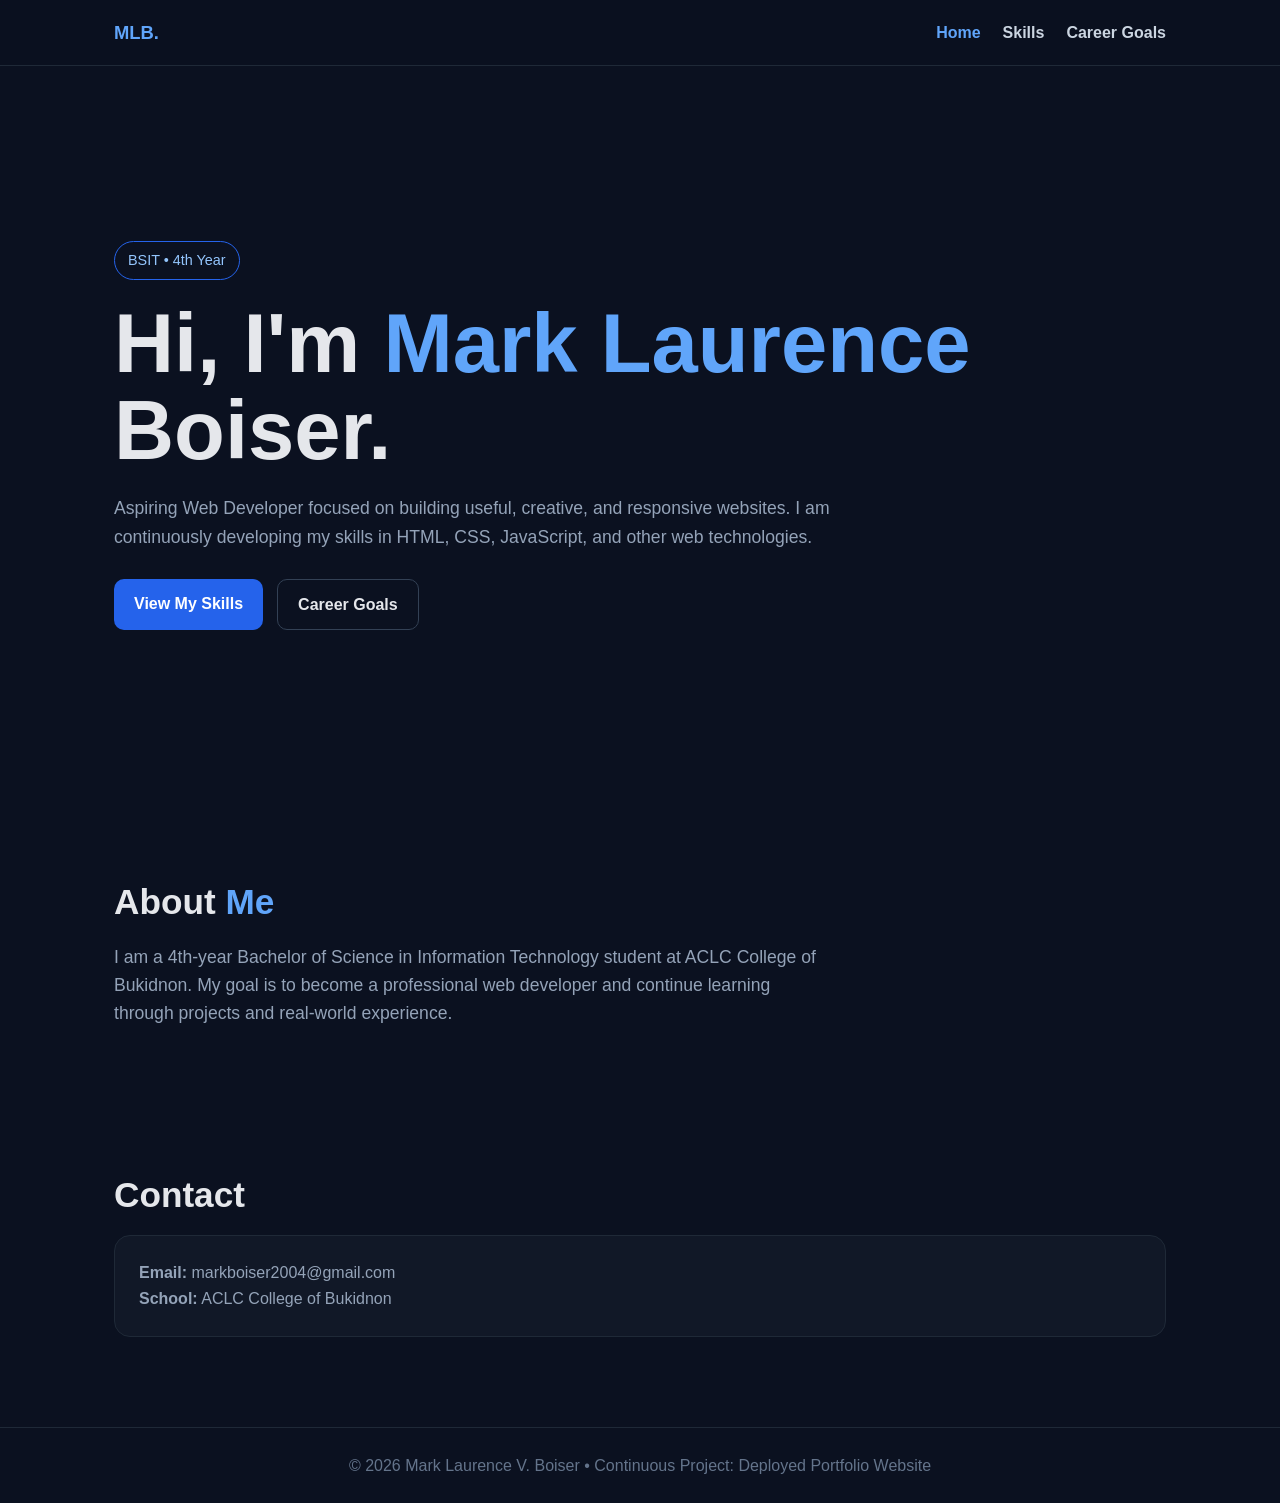
<file: index.html>
<!DOCTYPE html>
<html lang="en"><head><meta charset="UTF-8"><meta name="viewport" content="width=device-width,initial-scale=1.0"><title>Mark Laurence V. Boiser | Portfolio</title><link rel="stylesheet" href="style.css"></head>
<body><nav><div class="nav-wrap"><a class="logo" href="index.html">MLB.</a><ul><li><a class="active" href="index.html">Home</a></li><li><a href="skills.html">Skills</a></li><li><a href="career.html">Career Goals</a></li></ul></div></nav>
<main><section class="hero container"><div><div class="badge">BSIT • 4th Year</div><h1>Hi, I'm <span>Mark Laurence</span> Boiser.</h1><p class="lead">Aspiring Web Developer focused on building useful, creative, and responsive websites. I am continuously developing my skills in HTML, CSS, JavaScript, and other web technologies.</p><div class="buttons"><a class="btn primary" href="skills.html">View My Skills</a><a class="btn secondary" href="career.html">Career Goals</a></div></div></section>
<section class="container"><h2>About <span>Me</span></h2><p class="lead">I am a 4th-year Bachelor of Science in Information Technology student at ACLC College of Bukidnon. My goal is to become a professional web developer and continue learning through projects and real-world experience.</p></section>
<section class="container"><h2>Contact</h2><div class="card"><p><strong>Email:</strong> markboiser2004@gmail.com</p><p><strong>School:</strong> ACLC College of Bukidnon</p></div></section></main><footer>© 2026 Mark Laurence V. Boiser • Continuous Project: Deployed Portfolio Website</footer></body></html>
</file>
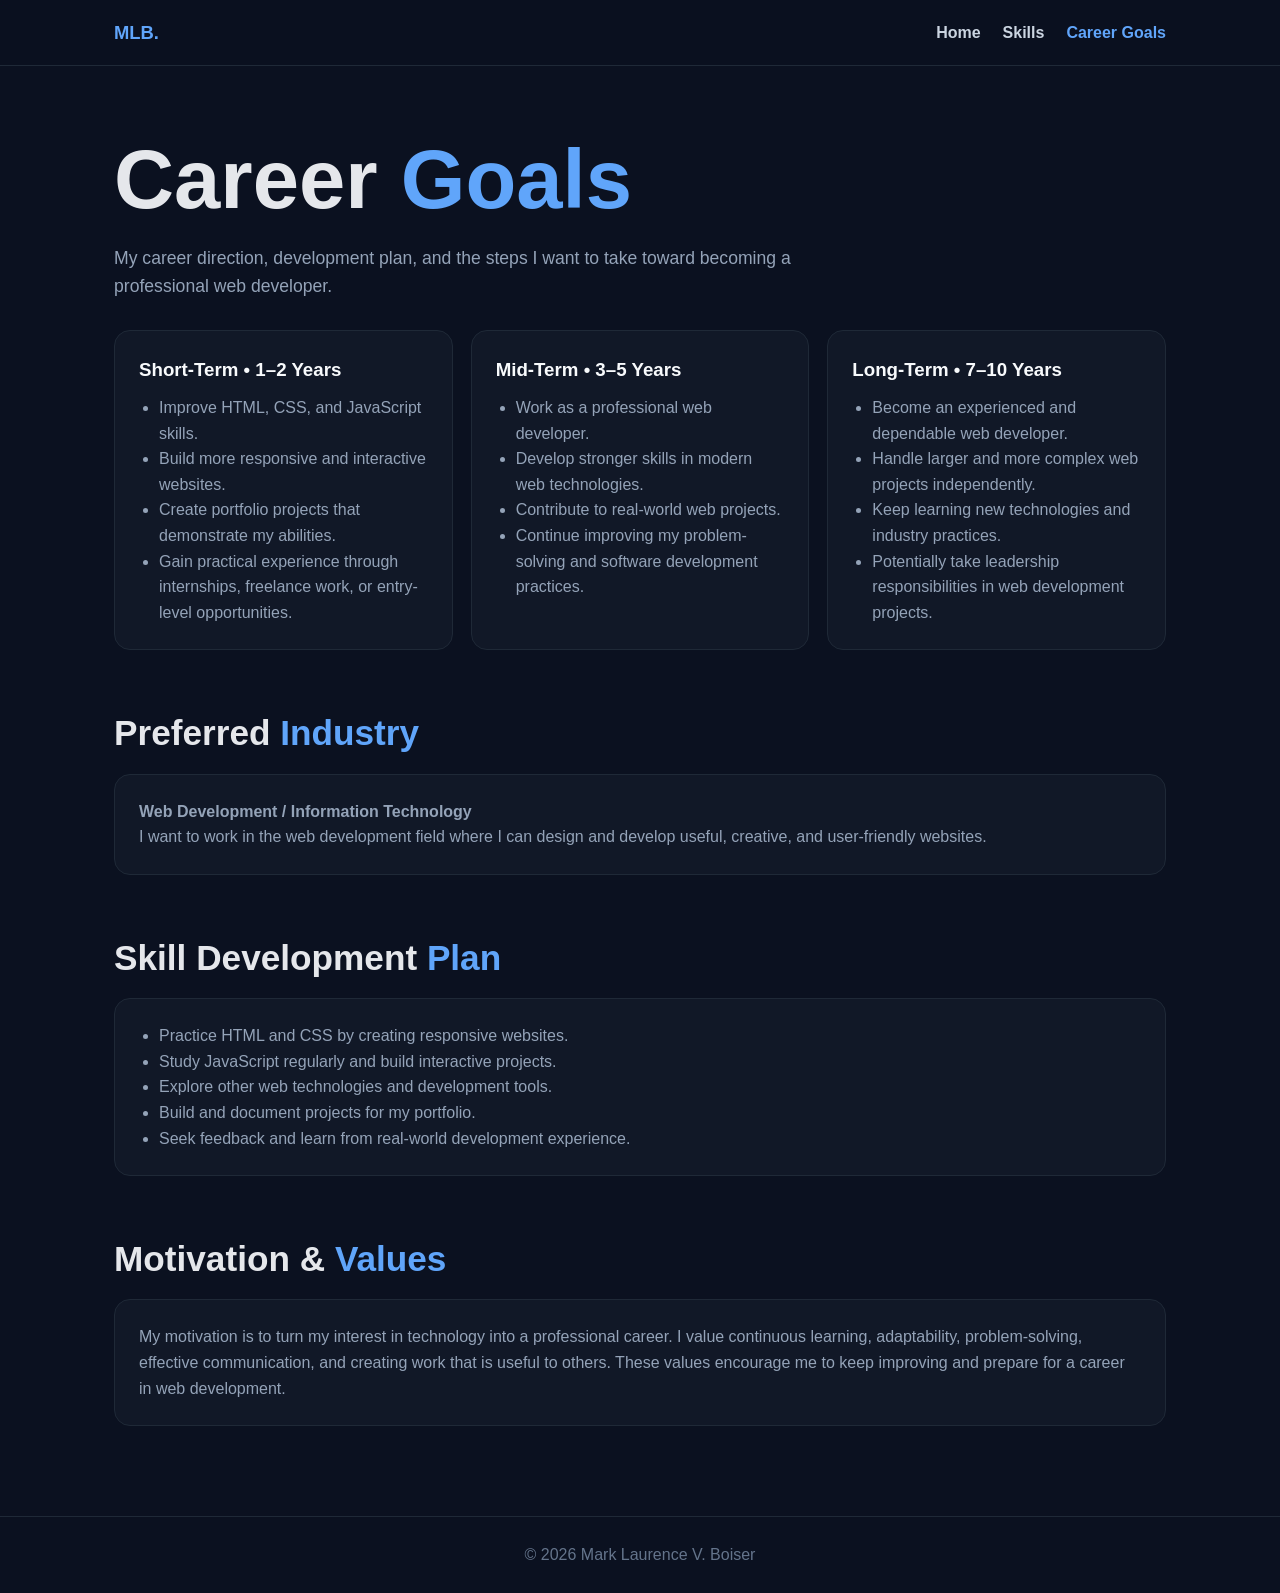
<file: career.html>
<!DOCTYPE html>
<html lang="en"><head><meta charset="UTF-8"><meta name="viewport" content="width=device-width,initial-scale=1.0"><title>Career Goals | Mark Laurence V. Boiser</title><link rel="stylesheet" href="style.css"></head>
<body><nav><div class="nav-wrap"><a class="logo" href="index.html">MLB.</a><ul><li><a href="index.html">Home</a></li><li><a href="skills.html">Skills</a></li><li><a class="active" href="career.html">Career Goals</a></li></ul></div></nav>
<main class="container"><h1>Career <span>Goals</span></h1><p class="lead">My career direction, development plan, and the steps I want to take toward becoming a professional web developer.</p>
<div class="grid">
<div class="card"><h3>Short-Term • 1–2 Years</h3><ul><li>Improve HTML, CSS, and JavaScript skills.</li><li>Build more responsive and interactive websites.</li><li>Create portfolio projects that demonstrate my abilities.</li><li>Gain practical experience through internships, freelance work, or entry-level opportunities.</li></ul></div>
<div class="card"><h3>Mid-Term • 3–5 Years</h3><ul><li>Work as a professional web developer.</li><li>Develop stronger skills in modern web technologies.</li><li>Contribute to real-world web projects.</li><li>Continue improving my problem-solving and software development practices.</li></ul></div>
<div class="card"><h3>Long-Term • 7–10 Years</h3><ul><li>Become an experienced and dependable web developer.</li><li>Handle larger and more complex web projects independently.</li><li>Keep learning new technologies and industry practices.</li><li>Potentially take leadership responsibilities in web development projects.</li></ul></div>
</div>
<section style="margin-top:55px"><h2>Preferred <span>Industry</span></h2><div class="card"><p><strong>Web Development / Information Technology</strong></p><p>I want to work in the web development field where I can design and develop useful, creative, and user-friendly websites.</p></div></section>
<section style="margin-top:55px"><h2>Skill Development <span>Plan</span></h2><div class="card"><ul><li>Practice HTML and CSS by creating responsive websites.</li><li>Study JavaScript regularly and build interactive projects.</li><li>Explore other web technologies and development tools.</li><li>Build and document projects for my portfolio.</li><li>Seek feedback and learn from real-world development experience.</li></ul></div></section>
<section style="margin-top:55px"><h2>Motivation & <span>Values</span></h2><div class="card"><p>My motivation is to turn my interest in technology into a professional career. I value continuous learning, adaptability, problem-solving, effective communication, and creating work that is useful to others. These values encourage me to keep improving and prepare for a career in web development.</p></div></section>
</main><footer>© 2026 Mark Laurence V. Boiser</footer></body></html>
</file>
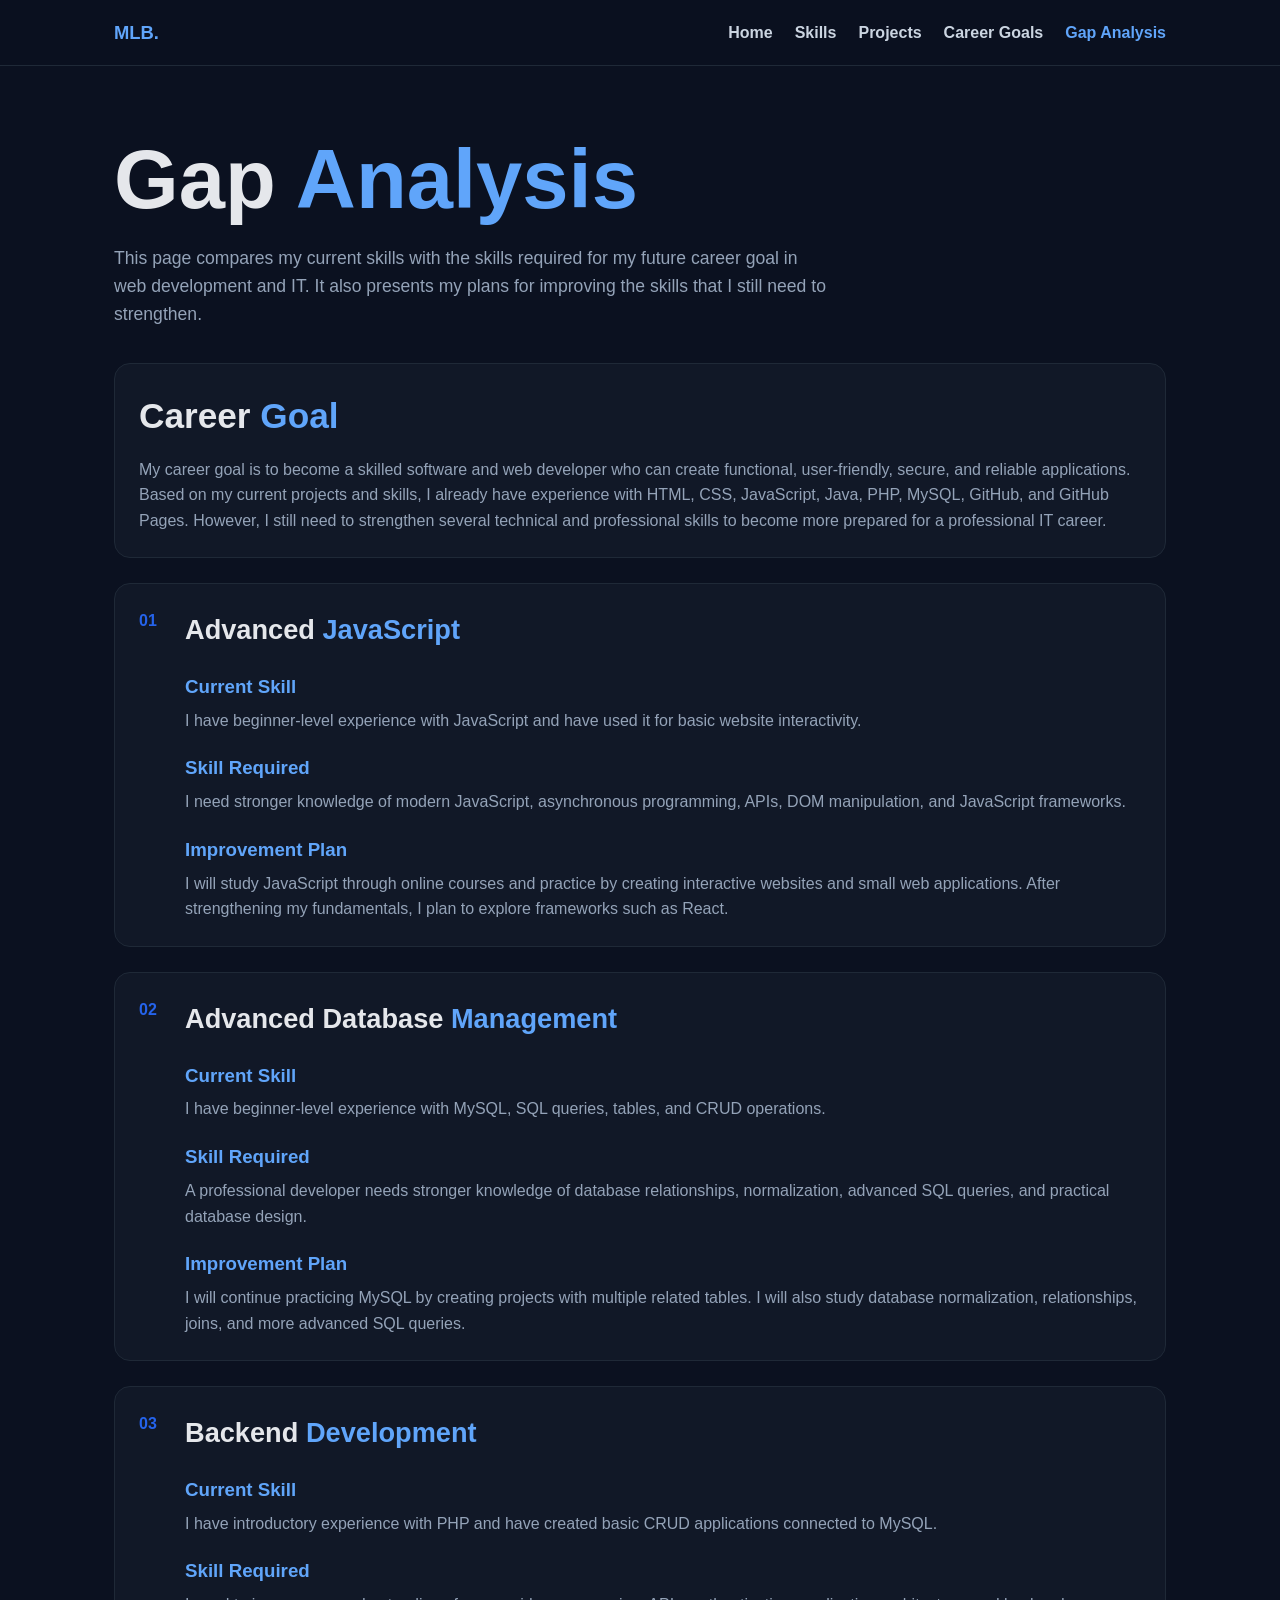
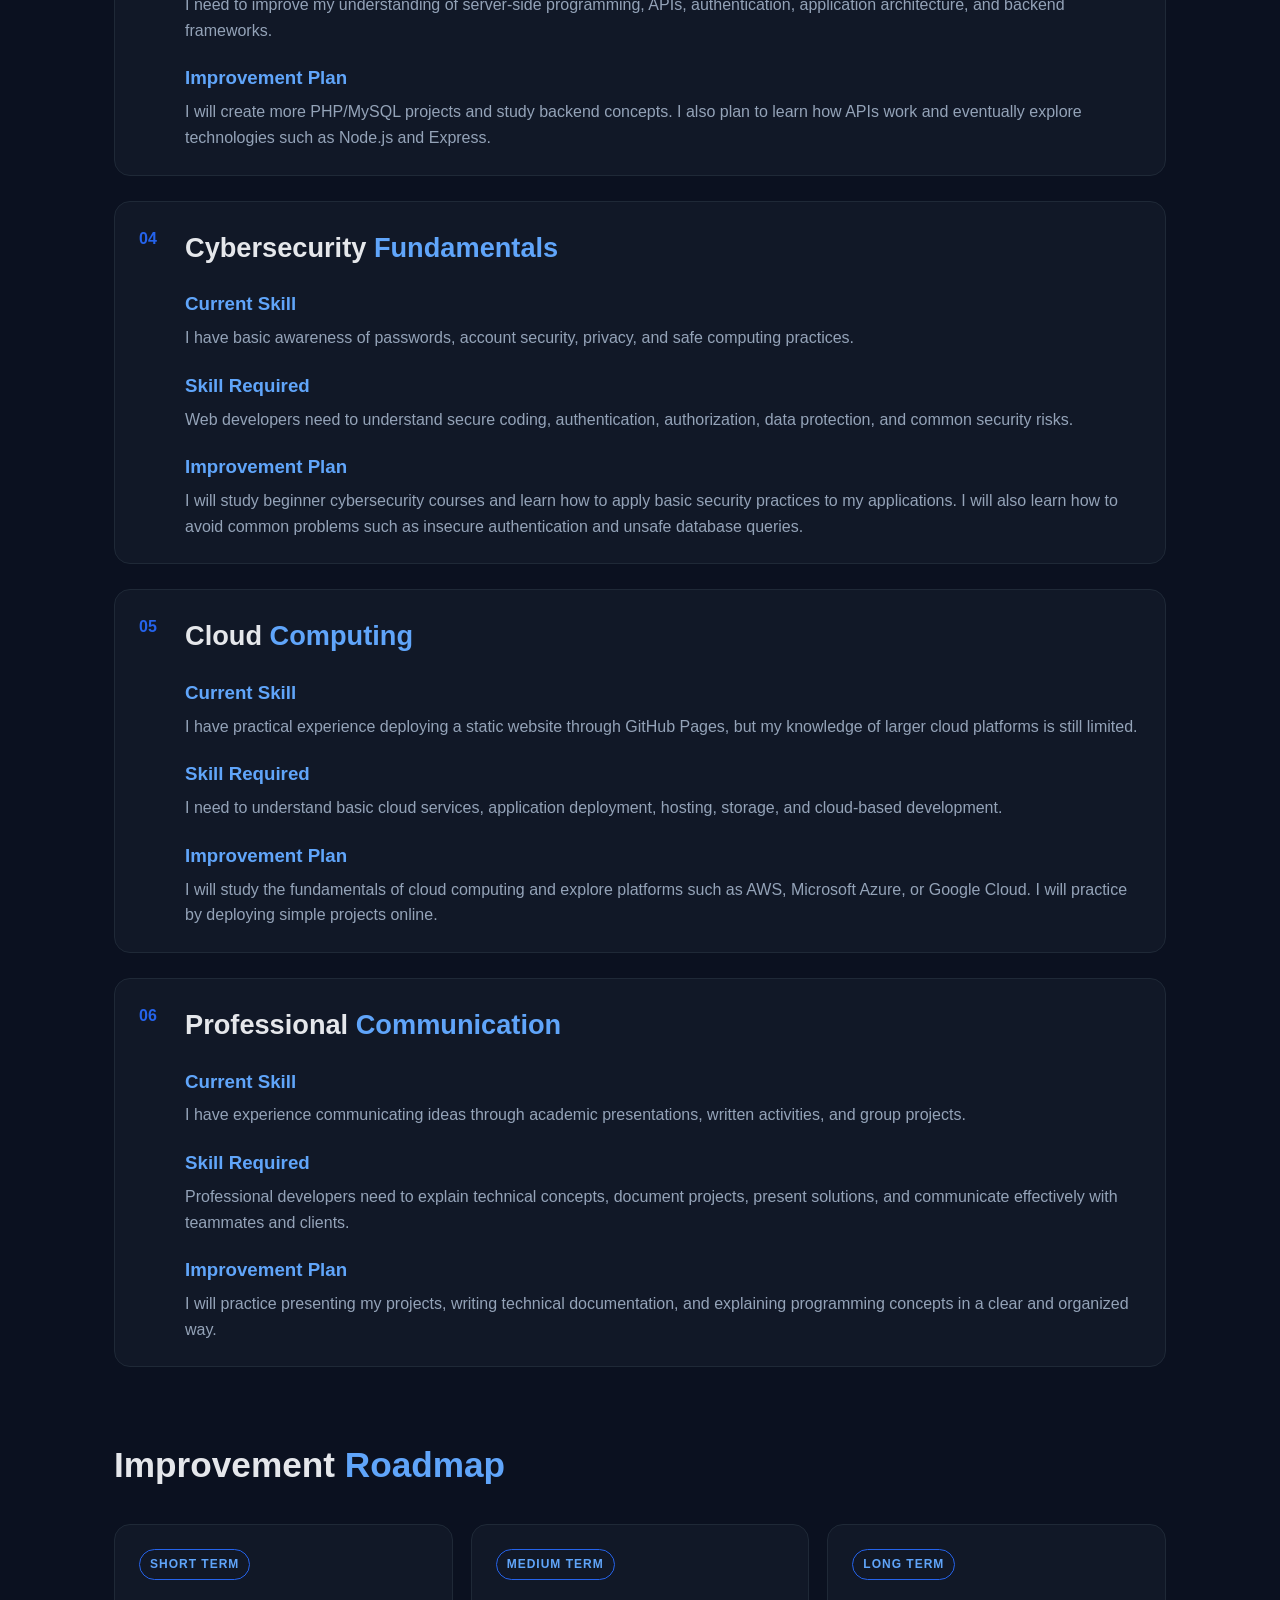
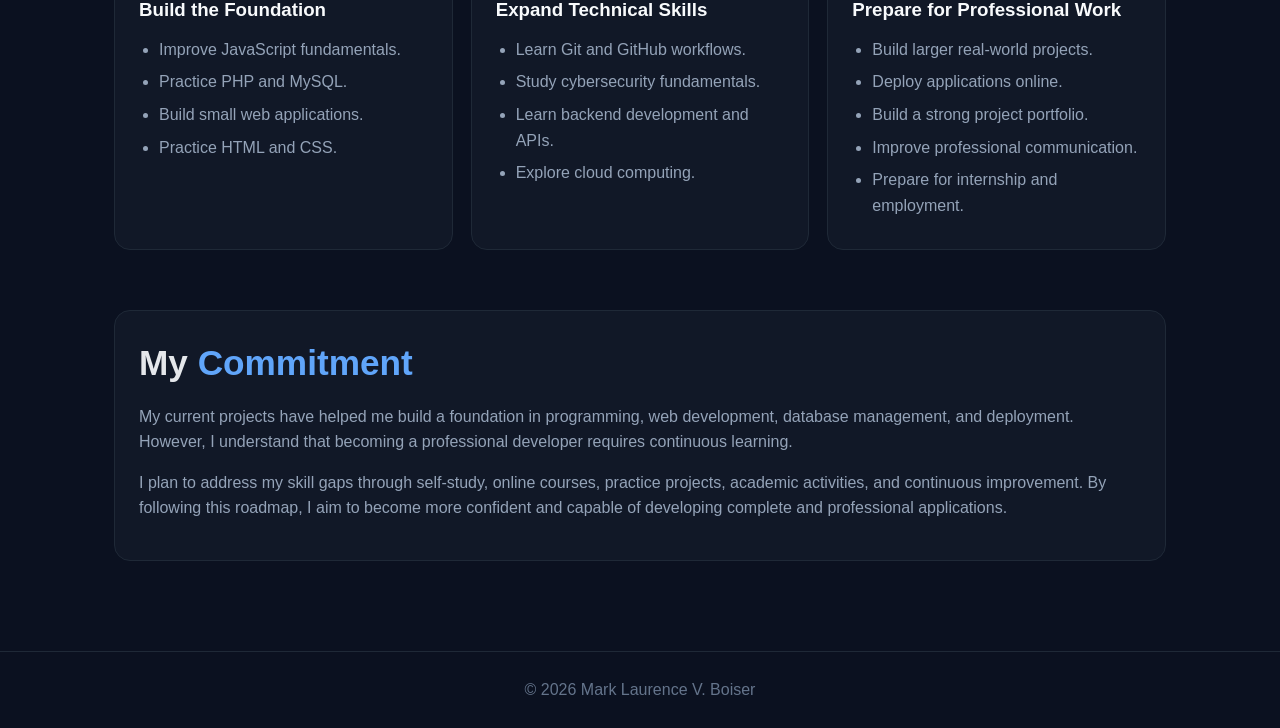
<file: gap-analysis.html>
<!DOCTYPE html>
<html lang="en">
<head>
  <meta charset="UTF-8">
  <meta name="viewport" content="width=device-width, initial-scale=1.0">
  <title>Gap Analysis | Mark Laurence V. Boiser</title>
  <link rel="stylesheet" href="style.css">
</head>

<body>

  <nav>
    <div class="nav-wrap">
      <a class="logo" href="index.html">MLB.</a>

      <ul>
        <li><a href="index.html">Home</a></li>
        <li><a href="skills.html">Skills</a></li>
        <li><a href="projects.html">Projects</a></li>
        <li><a href="career.html">Career Goals</a></li>
        <li><a class="active" href="gap-analysis.html">Gap Analysis</a></li>
      </ul>
    </div>
  </nav>


  <main class="container">

    <h1>Gap <span>Analysis</span></h1>

    <p class="lead">
      This page compares my current skills with the skills required for my
      future career goal in web development and IT. It also presents my
      plans for improving the skills that I still need to strengthen.
    </p>


    <!-- CAREER GOAL -->

    <section class="gap-intro">

      <div class="card">

        <h2>Career <span>Goal</span></h2>

        <p>
          My career goal is to become a skilled software and web developer
          who can create functional, user-friendly, secure, and reliable
          applications.
        </p>

        <p>
          Based on my current projects and skills, I already have experience
          with HTML, CSS, JavaScript, Java, PHP, MySQL, GitHub, and GitHub
          Pages. However, I still need to strengthen several technical and
          professional skills to become more prepared for a professional
          IT career.
        </p>

      </div>

    </section>


    <!-- GAP 1 -->

    <section class="gap-section">

      <div class="card gap-card">

        <div class="gap-number">01</div>

        <h2>Advanced <span>JavaScript</span></h2>

        <h3>Current Skill</h3>

        <p>
          I have beginner-level experience with JavaScript and have used it
          for basic website interactivity.
        </p>

        <h3>Skill Required</h3>

        <p>
          I need stronger knowledge of modern JavaScript, asynchronous
          programming, APIs, DOM manipulation, and JavaScript frameworks.
        </p>

        <h3>Improvement Plan</h3>

        <p>
          I will study JavaScript through online courses and practice by
          creating interactive websites and small web applications. After
          strengthening my fundamentals, I plan to explore frameworks such
          as React.
        </p>

      </div>

    </section>


    <!-- GAP 2 -->

    <section class="gap-section">

      <div class="card gap-card">

        <div class="gap-number">02</div>

        <h2>Advanced Database <span>Management</span></h2>

        <h3>Current Skill</h3>

        <p>
          I have beginner-level experience with MySQL, SQL queries, tables,
          and CRUD operations.
        </p>

        <h3>Skill Required</h3>

        <p>
          A professional developer needs stronger knowledge of database
          relationships, normalization, advanced SQL queries, and practical
          database design.
        </p>

        <h3>Improvement Plan</h3>

        <p>
          I will continue practicing MySQL by creating projects with
          multiple related tables. I will also study database normalization,
          relationships, joins, and more advanced SQL queries.
        </p>

      </div>

    </section>


    <!-- GAP 3 -->

    <section class="gap-section">

      <div class="card gap-card">

        <div class="gap-number">03</div>

        <h2>Backend <span>Development</span></h2>

        <h3>Current Skill</h3>

        <p>
          I have introductory experience with PHP and have created basic
          CRUD applications connected to MySQL.
        </p>

        <h3>Skill Required</h3>

        <p>
          I need to improve my understanding of server-side programming,
          APIs, authentication, application architecture, and backend
          frameworks.
        </p>

        <h3>Improvement Plan</h3>

        <p>
          I will create more PHP/MySQL projects and study backend concepts.
          I also plan to learn how APIs work and eventually explore
          technologies such as Node.js and Express.
        </p>

      </div>

    </section>


    <!-- GAP 4 -->

    <section class="gap-section">

      <div class="card gap-card">

        <div class="gap-number">04</div>

        <h2>Cybersecurity <span>Fundamentals</span></h2>

        <h3>Current Skill</h3>

        <p>
          I have basic awareness of passwords, account security, privacy,
          and safe computing practices.
        </p>

        <h3>Skill Required</h3>

        <p>
          Web developers need to understand secure coding, authentication,
          authorization, data protection, and common security risks.
        </p>

        <h3>Improvement Plan</h3>

        <p>
          I will study beginner cybersecurity courses and learn how to
          apply basic security practices to my applications. I will also
          learn how to avoid common problems such as insecure authentication
          and unsafe database queries.
        </p>

      </div>

    </section>


    <!-- GAP 5 -->

    <section class="gap-section">

      <div class="card gap-card">

        <div class="gap-number">05</div>

        <h2>Cloud <span>Computing</span></h2>

        <h3>Current Skill</h3>

        <p>
          I have practical experience deploying a static website through
          GitHub Pages, but my knowledge of larger cloud platforms is still
          limited.
        </p>

        <h3>Skill Required</h3>

        <p>
          I need to understand basic cloud services, application
          deployment, hosting, storage, and cloud-based development.
        </p>

        <h3>Improvement Plan</h3>

        <p>
          I will study the fundamentals of cloud computing and explore
          platforms such as AWS, Microsoft Azure, or Google Cloud. I will
          practice by deploying simple projects online.
        </p>

      </div>

    </section>


    <!-- GAP 6 -->

    <section class="gap-section">

      <div class="card gap-card">

        <div class="gap-number">06</div>

        <h2>Professional <span>Communication</span></h2>

        <h3>Current Skill</h3>

        <p>
          I have experience communicating ideas through academic
          presentations, written activities, and group projects.
        </p>

        <h3>Skill Required</h3>

        <p>
          Professional developers need to explain technical concepts,
          document projects, present solutions, and communicate effectively
          with teammates and clients.
        </p>

        <h3>Improvement Plan</h3>

        <p>
          I will practice presenting my projects, writing technical
          documentation, and explaining programming concepts in a clear and
          organized way.
        </p>

      </div>

    </section>


    <!-- ROADMAP -->

    <section class="roadmap">

      <h2>Improvement <span>Roadmap</span></h2>

      <div class="grid">

        <div class="card roadmap-card">

          <span class="roadmap-label">SHORT TERM</span>

          <h3>Build the Foundation</h3>

          <ul>
            <li>Improve JavaScript fundamentals.</li>
            <li>Practice PHP and MySQL.</li>
            <li>Build small web applications.</li>
            <li>Practice HTML and CSS.</li>
          </ul>

        </div>


        <div class="card roadmap-card">

          <span class="roadmap-label">MEDIUM TERM</span>

          <h3>Expand Technical Skills</h3>

          <ul>
            <li>Learn Git and GitHub workflows.</li>
            <li>Study cybersecurity fundamentals.</li>
            <li>Learn backend development and APIs.</li>
            <li>Explore cloud computing.</li>
          </ul>

        </div>


        <div class="card roadmap-card">

          <span class="roadmap-label">LONG TERM</span>

          <h3>Prepare for Professional Work</h3>

          <ul>
            <li>Build larger real-world projects.</li>
            <li>Deploy applications online.</li>
            <li>Build a strong project portfolio.</li>
            <li>Improve professional communication.</li>
            <li>Prepare for internship and employment.</li>
          </ul>

        </div>

      </div>

    </section>


    <!-- FINAL STATEMENT -->

    <section class="final-analysis">

      <div class="card">

        <h2>My <span>Commitment</span></h2>

        <p>
          My current projects have helped me build a foundation in
          programming, web development, database management, and deployment.
          However, I understand that becoming a professional developer
          requires continuous learning.
        </p>

        <p>
          I plan to address my skill gaps through self-study, online courses,
          practice projects, academic activities, and continuous improvement.
          By following this roadmap, I aim to become more confident and
          capable of developing complete and professional applications.
        </p>

      </div>

    </section>

  </main>


  <footer>
    © 2026 Mark Laurence V. Boiser
  </footer>

</body>
</html>
</file>
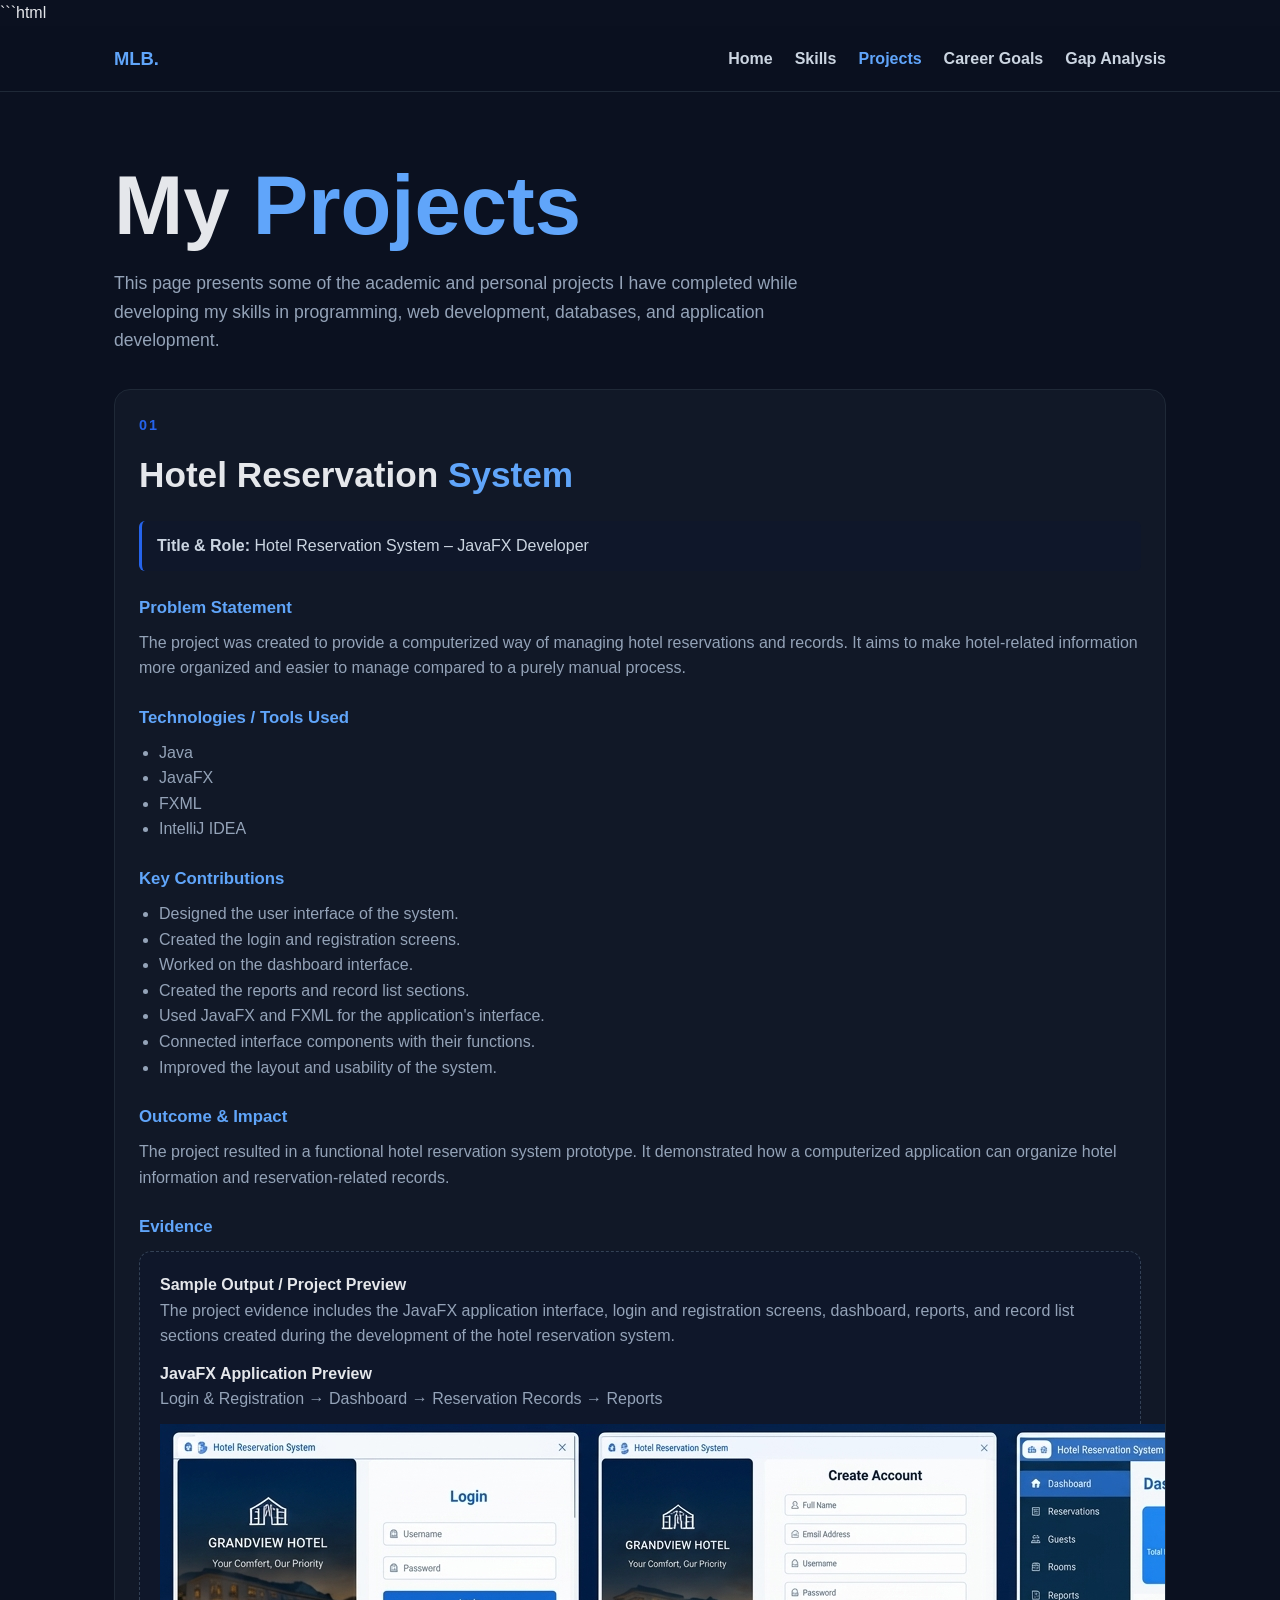
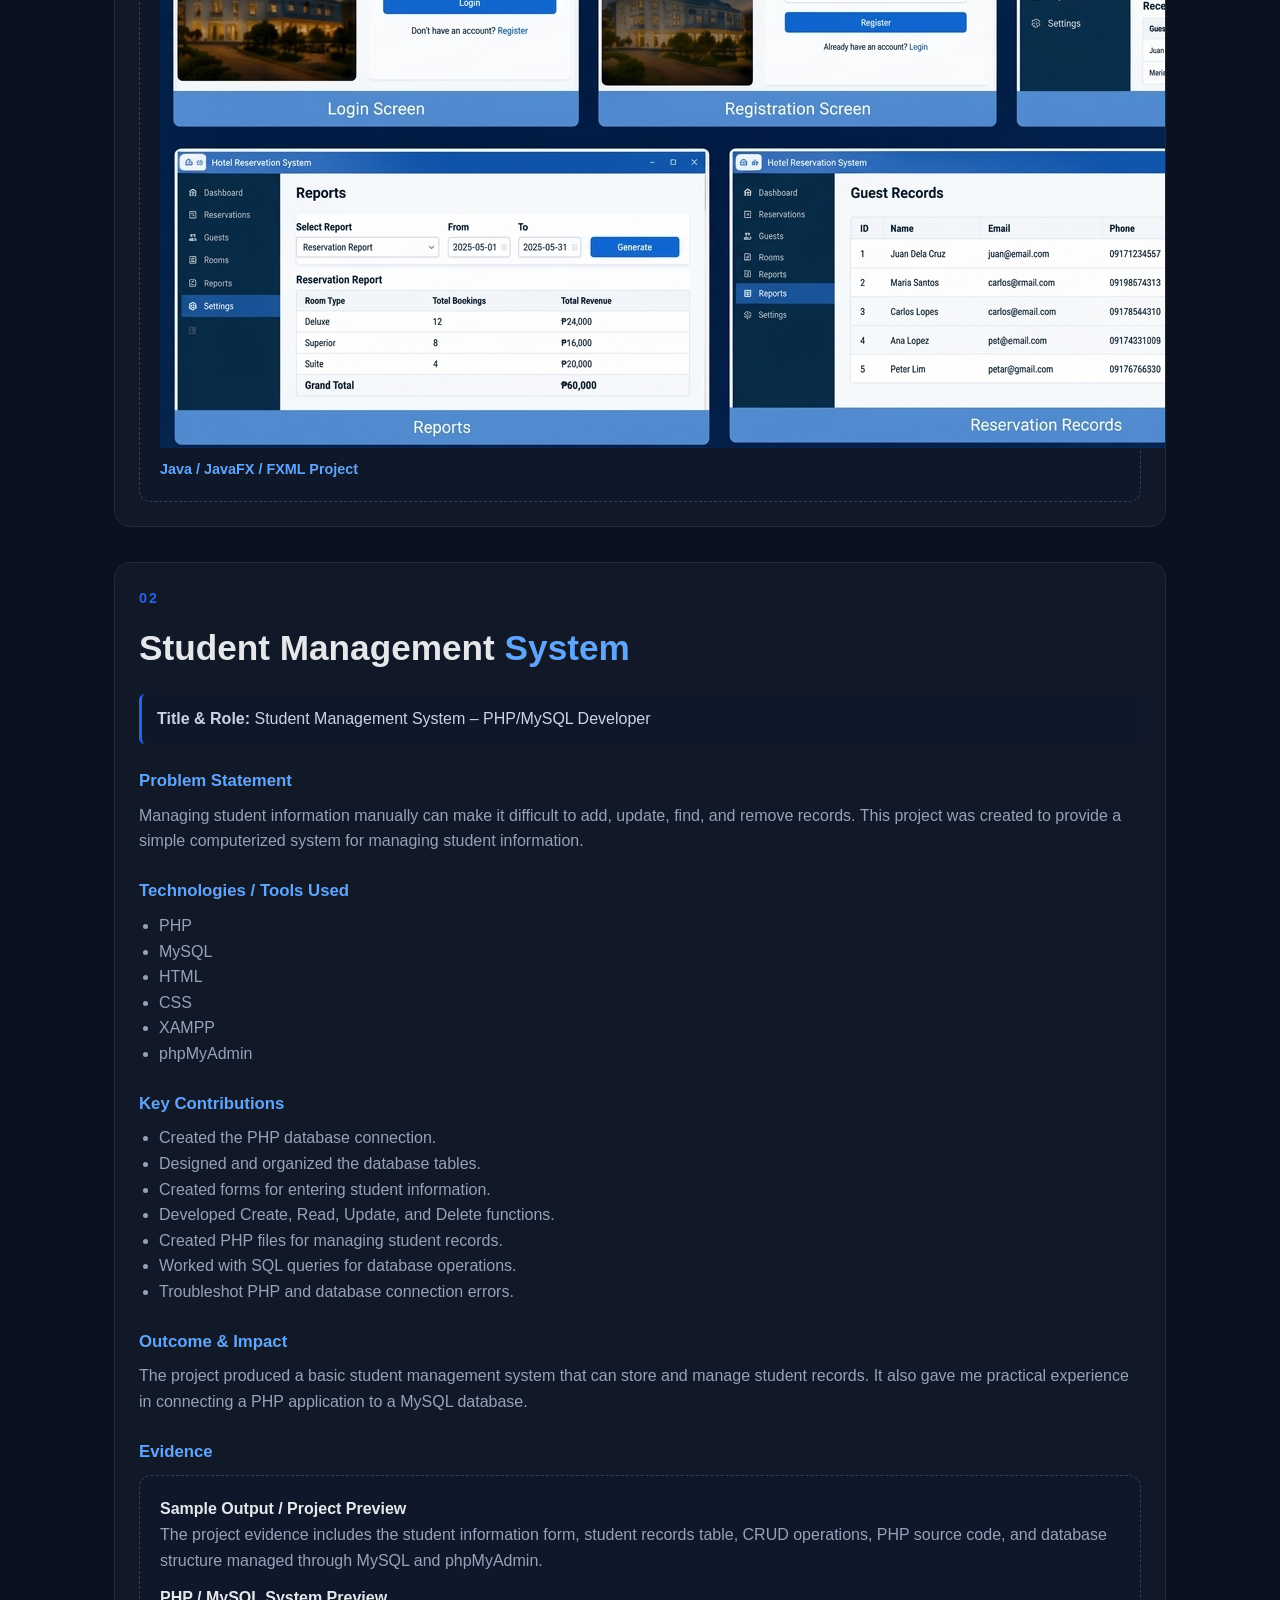
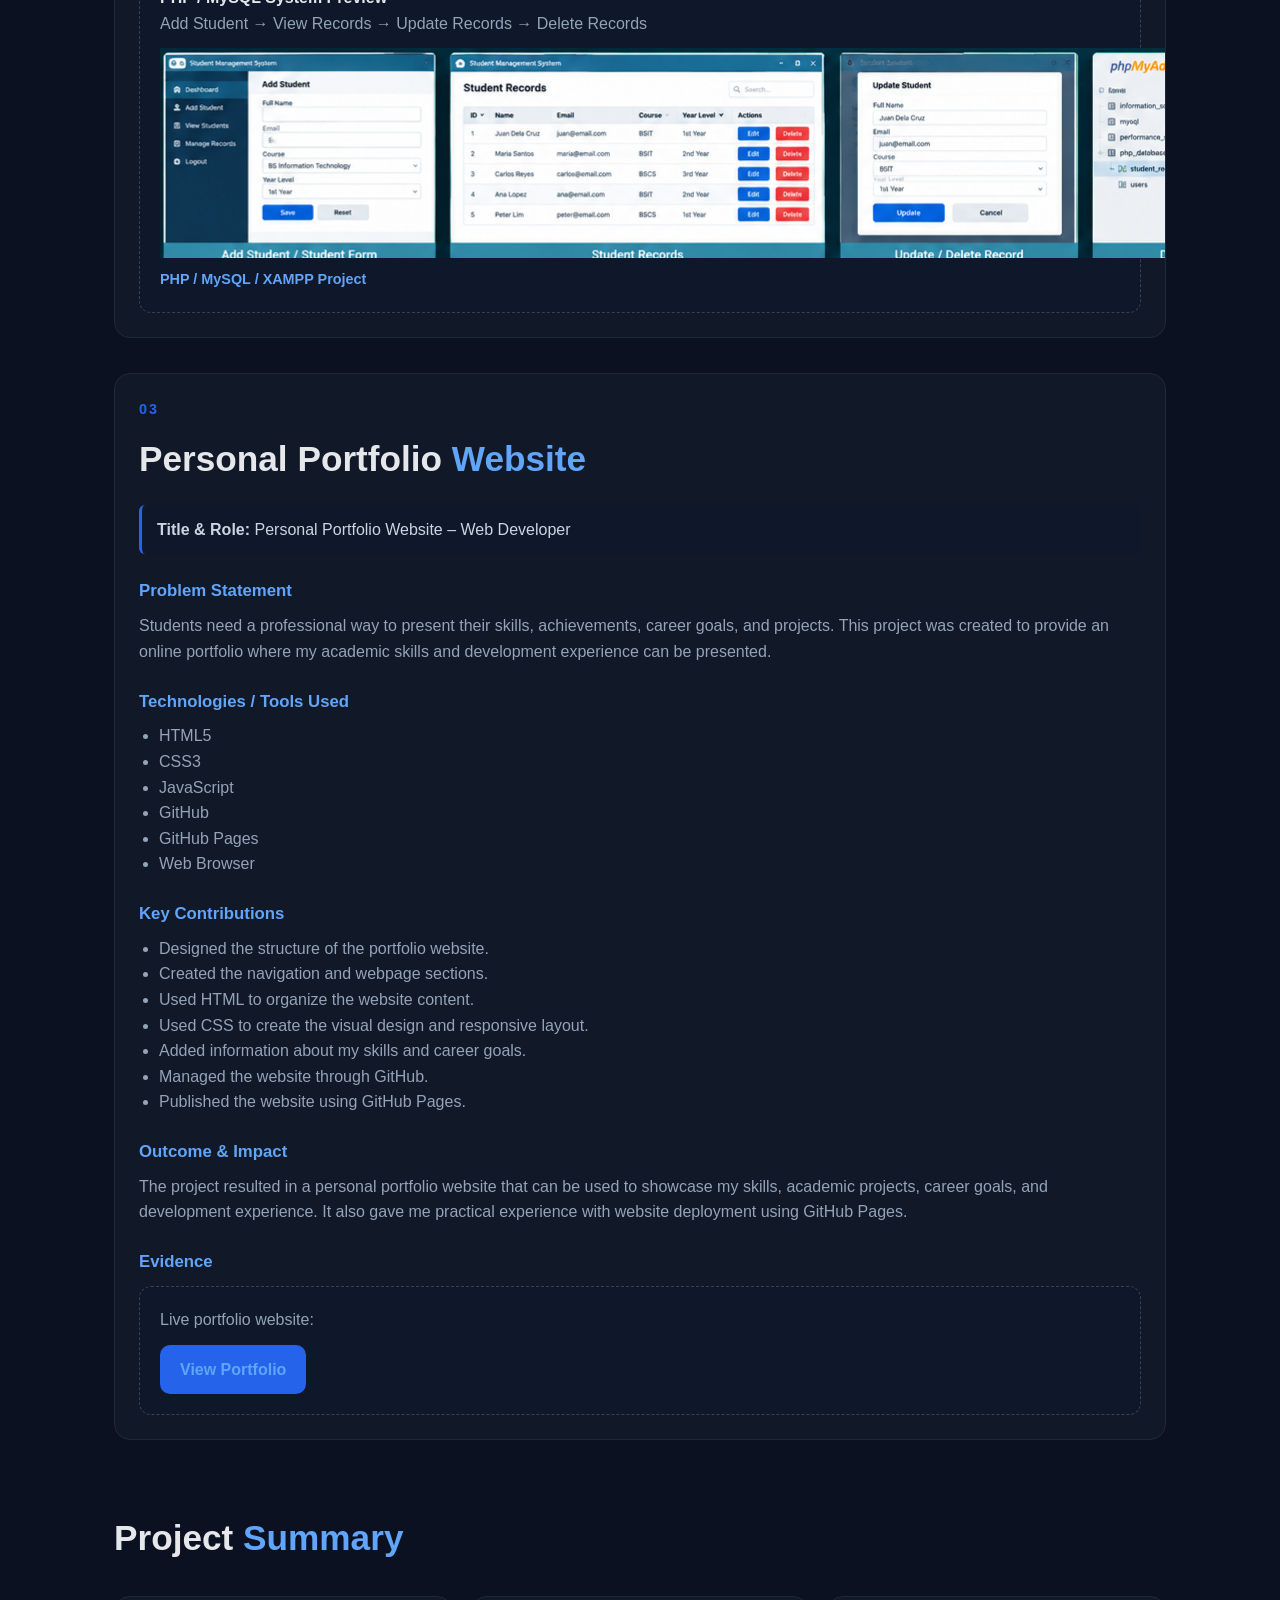
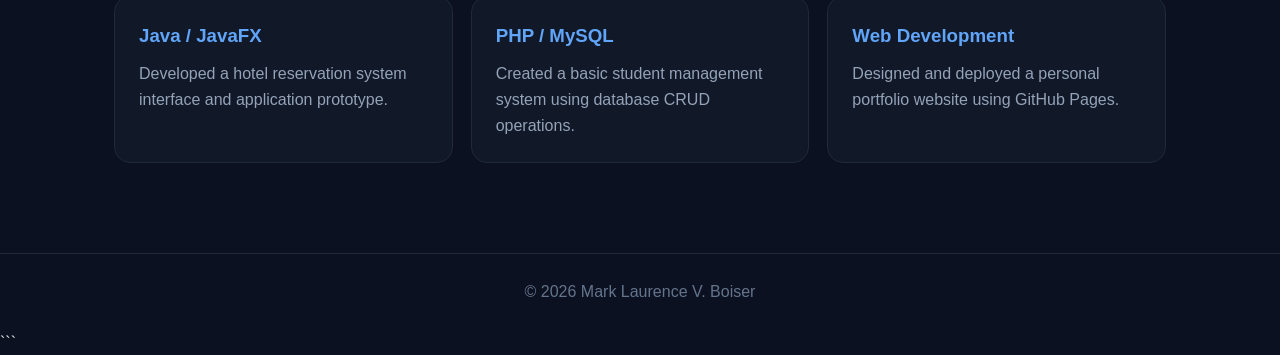
<file: projects.html>
```html
<!DOCTYPE html>
<html lang="en">
<head>
  <meta charset="UTF-8">
  <meta name="viewport" content="width=device-width, initial-scale=1.0">
  <title>Projects | Mark Laurence V. Boiser</title>
  <link rel="stylesheet" href="style.css">
</head>

<body>

  <nav>
    <div class="nav-wrap">
      <a class="logo" href="index.html">MLB.</a>

      <ul>
        <li><a href="index.html">Home</a></li>
        <li><a href="skills.html">Skills</a></li>
        <li><a class="active" href="projects.html">Projects</a></li>
        <li><a href="career.html">Career Goals</a></li>
        <li><a href="gap-analysis.html">Gap Analysis</a></li>
      </ul>
    </div>
  </nav>


  <main class="container">

    <h1>My <span>Projects</span></h1>

    <p class="lead">
      This page presents some of the academic and personal projects I have
      completed while developing my skills in programming, web development,
      databases, and application development.
    </p>


    <!-- PROJECT 1 -->
    <section class="project-section">

      <div class="card project-card">

        <div class="project-number">01</div>

        <h2>Hotel Reservation <span>System</span></h2>

        <p class="role">
          <strong>Title & Role:</strong>
          Hotel Reservation System – JavaFX Developer
        </p>

        <h3>Problem Statement</h3>

        <p>
          The project was created to provide a computerized way of managing
          hotel reservations and records. It aims to make hotel-related
          information more organized and easier to manage compared to a
          purely manual process.
        </p>

        <h3>Technologies / Tools Used</h3>

        <ul>
          <li>Java</li>
          <li>JavaFX</li>
          <li>FXML</li>
          <li>IntelliJ IDEA</li>
        </ul>

        <h3>Key Contributions</h3>

        <ul>
          <li>Designed the user interface of the system.</li>
          <li>Created the login and registration screens.</li>
          <li>Worked on the dashboard interface.</li>
          <li>Created the reports and record list sections.</li>
          <li>Used JavaFX and FXML for the application's interface.</li>
          <li>Connected interface components with their functions.</li>
          <li>Improved the layout and usability of the system.</li>
        </ul>

        <h3>Outcome & Impact</h3>

        <p>
          The project resulted in a functional hotel reservation system
          prototype. It demonstrated how a computerized application can
          organize hotel information and reservation-related records.
        </p>

        <h3>Evidence</h3>

        <div class="evidence-box">

          <h4>Sample Output / Project Preview</h4>

          <p>
            The project evidence includes the JavaFX application interface,
            login and registration screens, dashboard, reports, and record
            list sections created during the development of the hotel
            reservation system.
          </p>

          <div class="evidence-preview">

            <strong>JavaFX Application Preview</strong>

            <p>
              Login & Registration → Dashboard → Reservation Records → Reports
            </p>

            
            <img
              src="hotel.jpg"
              alt="Hotel Reservation System Evidence">

          </div>

          <span class="evidence-label">
            Java / JavaFX / FXML Project
          </span>

        </div>

      </div>

    </section>


    <!-- PROJECT 2 -->
    <section class="project-section">

      <div class="card project-card">

        <div class="project-number">02</div>

        <h2>Student Management <span>System</span></h2>

        <p class="role">
          <strong>Title & Role:</strong>
          Student Management System – PHP/MySQL Developer
        </p>

        <h3>Problem Statement</h3>

        <p>
          Managing student information manually can make it difficult to add,
          update, find, and remove records. This project was created to
          provide a simple computerized system for managing student
          information.
        </p>

        <h3>Technologies / Tools Used</h3>

        <ul>
          <li>PHP</li>
          <li>MySQL</li>
          <li>HTML</li>
          <li>CSS</li>
          <li>XAMPP</li>
          <li>phpMyAdmin</li>
        </ul>

        <h3>Key Contributions</h3>

        <ul>
          <li>Created the PHP database connection.</li>
          <li>Designed and organized the database tables.</li>
          <li>Created forms for entering student information.</li>
          <li>Developed Create, Read, Update, and Delete functions.</li>
          <li>Created PHP files for managing student records.</li>
          <li>Worked with SQL queries for database operations.</li>
          <li>Troubleshot PHP and database connection errors.</li>
        </ul>

        <h3>Outcome & Impact</h3>

        <p>
          The project produced a basic student management system that can
          store and manage student records. It also gave me practical
          experience in connecting a PHP application to a MySQL database.
        </p>

        <h3>Evidence</h3>

        <div class="evidence-box">

          <h4>Sample Output / Project Preview</h4>

          <p>
            The project evidence includes the student information form,
            student records table, CRUD operations, PHP source code, and
            database structure managed through MySQL and phpMyAdmin.
          </p>

          <div class="evidence-preview">

            <strong>PHP / MySQL System Preview</strong>

            <p>
              Add Student → View Records → Update Records → Delete Records
            </p>

           
            <img
              src="student.png"
              alt="Student Management System Evidence">

          </div>

          <span class="evidence-label">
            PHP / MySQL / XAMPP Project
          </span>

        </div>

      </div>

    </section>


    <!-- PROJECT 3 -->
    <section class="project-section">

      <div class="card project-card">

        <div class="project-number">03</div>

        <h2>Personal Portfolio <span>Website</span></h2>

        <p class="role">
          <strong>Title & Role:</strong>
          Personal Portfolio Website – Web Developer
        </p>

        <h3>Problem Statement</h3>

        <p>
          Students need a professional way to present their skills,
          achievements, career goals, and projects. This project was created
          to provide an online portfolio where my academic skills and
          development experience can be presented.
        </p>

        <h3>Technologies / Tools Used</h3>

        <ul>
          <li>HTML5</li>
          <li>CSS3</li>
          <li>JavaScript</li>
          <li>GitHub</li>
          <li>GitHub Pages</li>
          <li>Web Browser</li>
        </ul>

        <h3>Key Contributions</h3>

        <ul>
          <li>Designed the structure of the portfolio website.</li>
          <li>Created the navigation and webpage sections.</li>
          <li>Used HTML to organize the website content.</li>
          <li>Used CSS to create the visual design and responsive layout.</li>
          <li>Added information about my skills and career goals.</li>
          <li>Managed the website through GitHub.</li>
          <li>Published the website using GitHub Pages.</li>
        </ul>

        <h3>Outcome & Impact</h3>

        <p>
          The project resulted in a personal portfolio website that can be
          used to showcase my skills, academic projects, career goals, and
          development experience. It also gave me practical experience with
          website deployment using GitHub Pages.
        </p>

        <h3>Evidence</h3>

        <div class="evidence-box">

          <p>
            Live portfolio website:
          </p>

          <a
            class="btn primary"
            href="https://markboiser.github.io/portfolio/"
            target="_blank">
            View Portfolio
          </a>

        </div>

      </div>

    </section>


    <!-- PROJECT SUMMARY -->
    <section class="project-summary">

      <h2>Project <span>Summary</span></h2>

      <div class="grid">

        <div class="card">
          <h3>Java / JavaFX</h3>
          <p>
            Developed a hotel reservation system interface and application
            prototype.
          </p>
        </div>

        <div class="card">
          <h3>PHP / MySQL</h3>
          <p>
            Created a basic student management system using database CRUD
            operations.
          </p>
        </div>

        <div class="card">
          <h3>Web Development</h3>
          <p>
            Designed and deployed a personal portfolio website using
            GitHub Pages.
          </p>
        </div>

      </div>

    </section>

  </main>


  <footer>
    © 2026 Mark Laurence V. Boiser
  </footer>

</body>
</html>
```
</file>
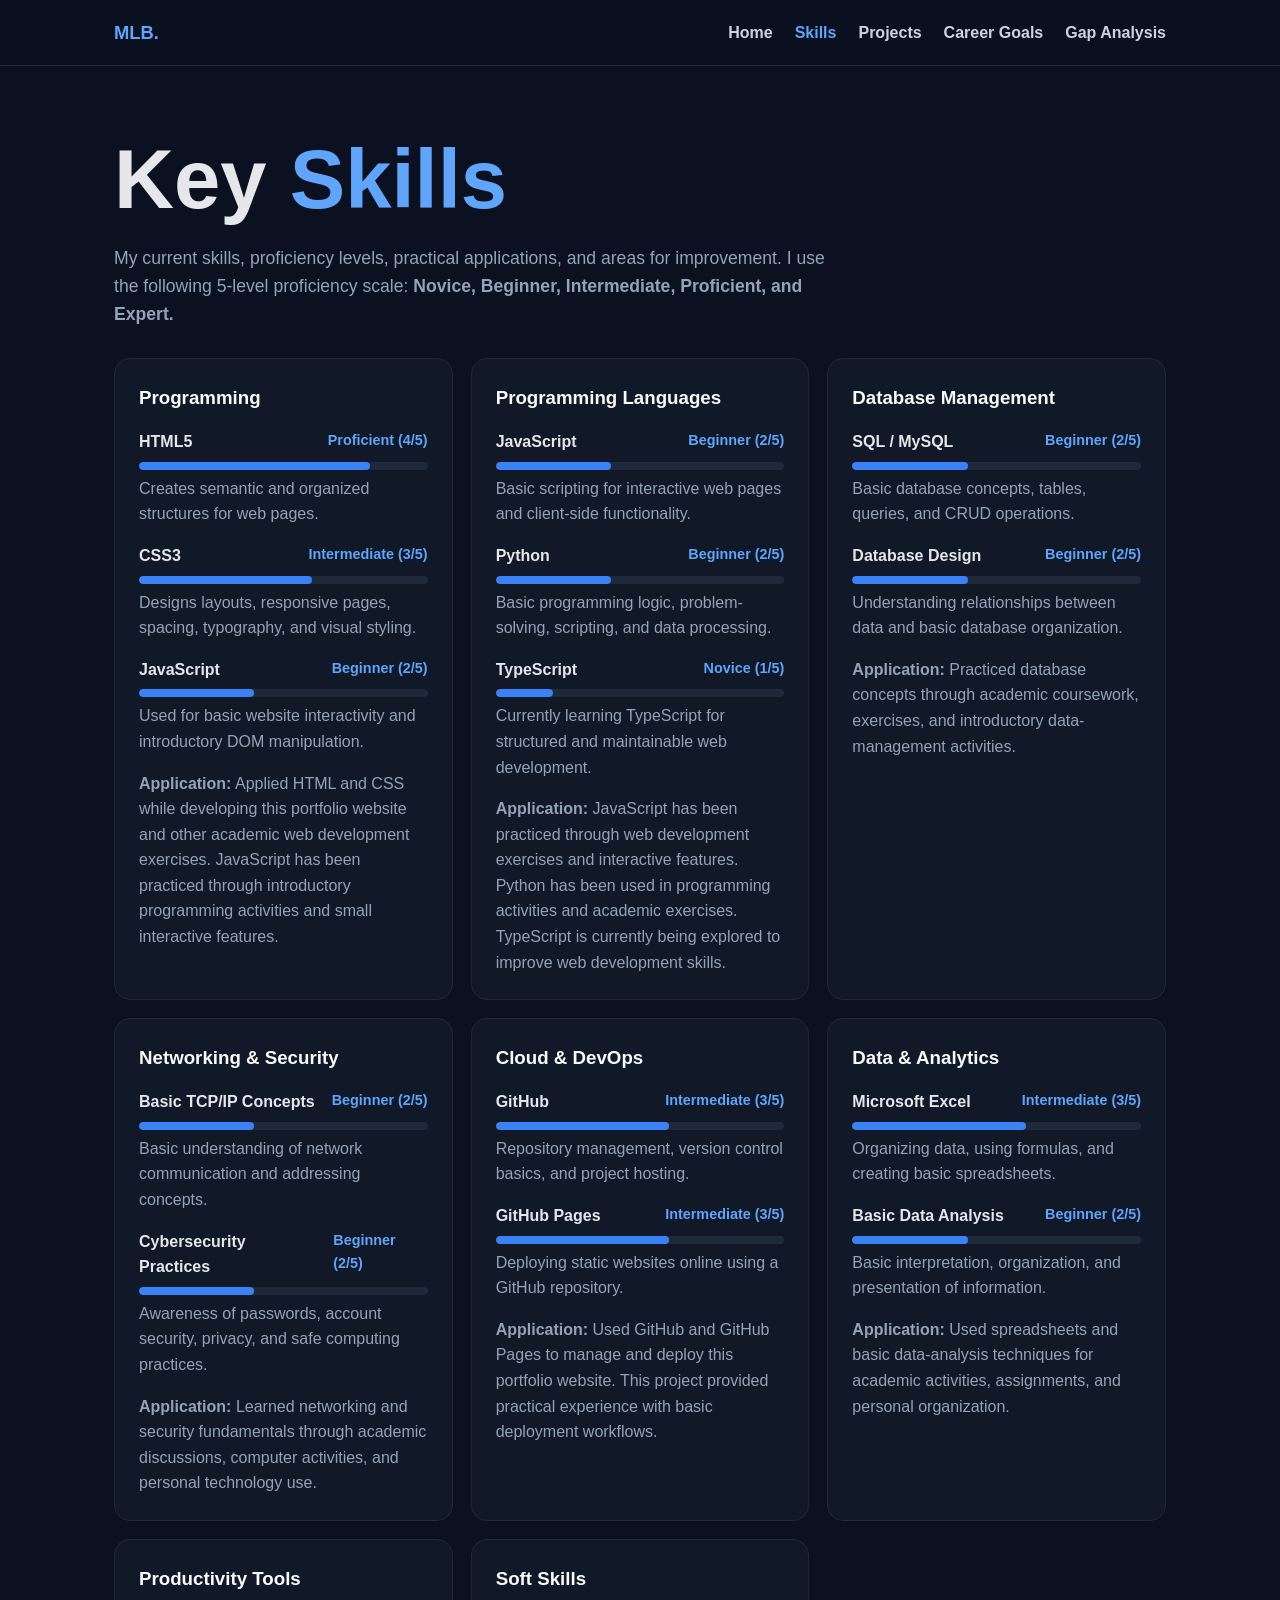
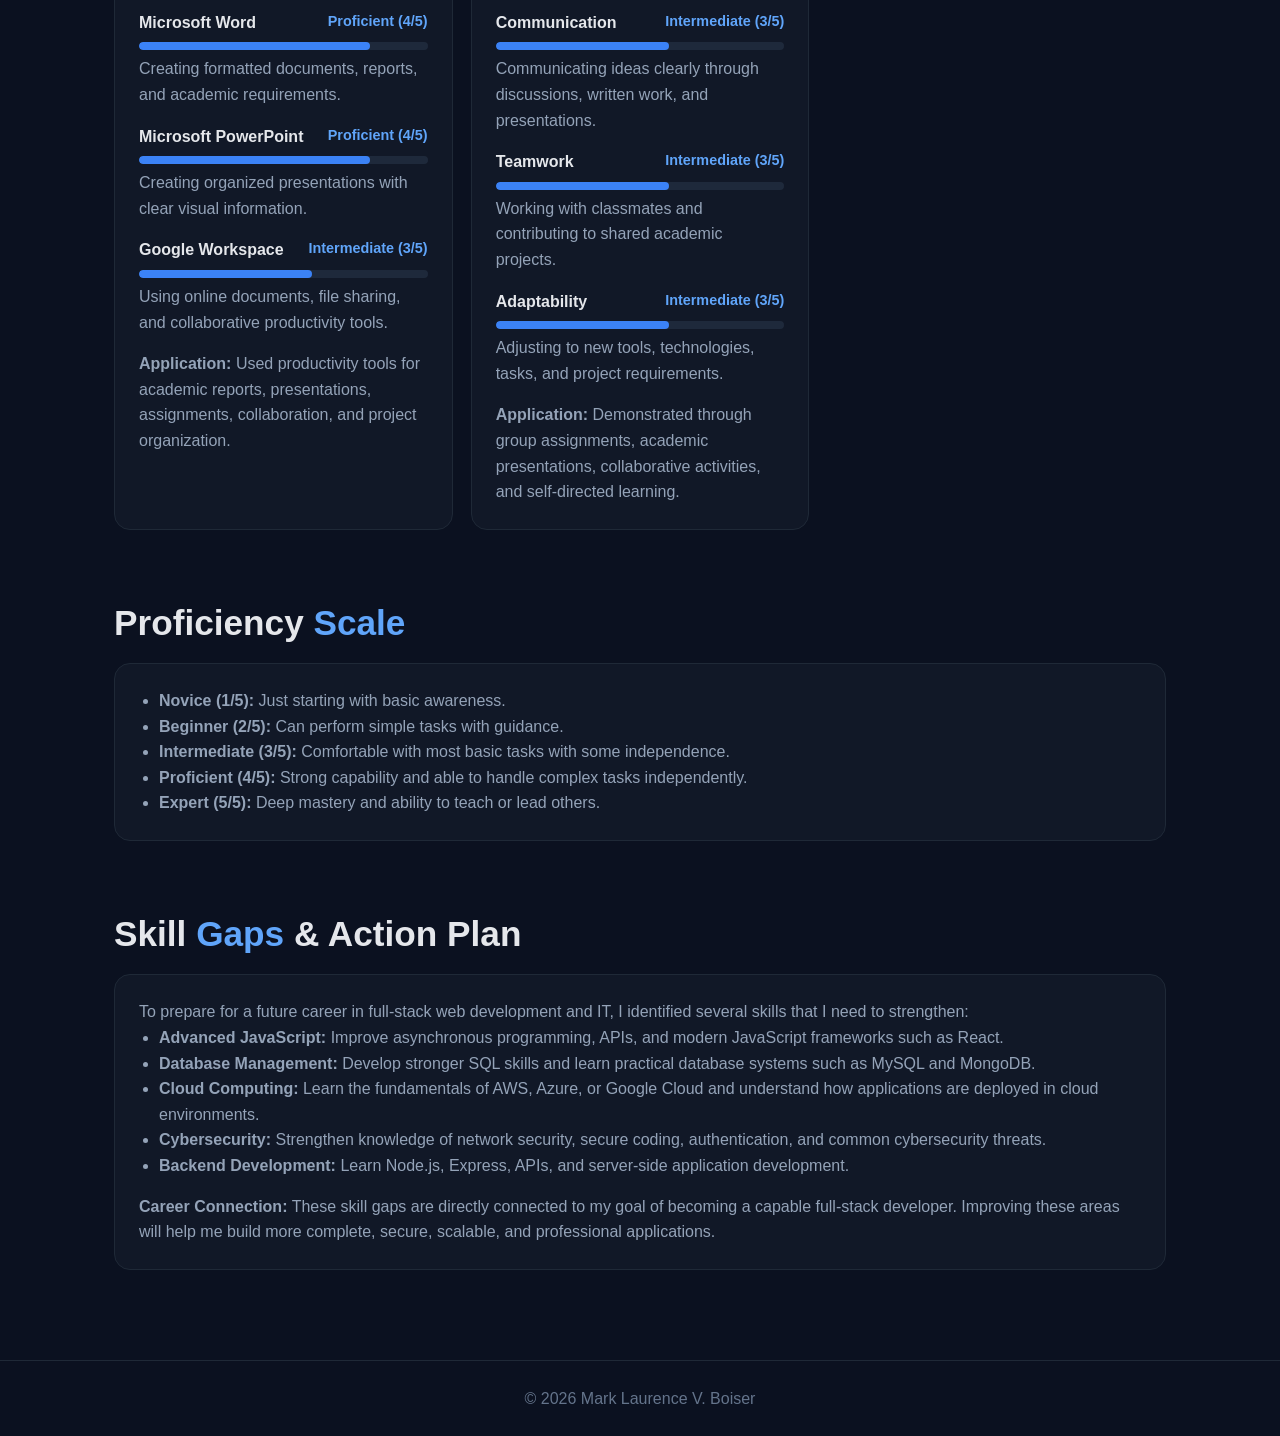
<file: skills.html>
<!DOCTYPE html>
<html lang="en">
<head>
  <meta charset="UTF-8">
  <meta name="viewport" content="width=device-width, initial-scale=1.0">
  <title>Skills | Mark Laurence V. Boiser</title>
  <link rel="stylesheet" href="style.css">
</head>

<body>

  <!-- Navigation -->
  <nav>
    <div class="nav-wrap">
      <a class="logo" href="index.html">MLB.</a>

      <ul>
        <li><a href="index.html">Home</a></li>
        <li><a class="active" href="skills.html">Skills</a></li>
        <li><a href="projects.html">Projects</a></li>
        <li><a href="career.html">Career Goals</a></li>
        <li><a href="gap-analysis.html">Gap Analysis</a></li>
      </ul>
    </div>
  </nav>


  <main class="container">

    <!-- Page Title -->
    <h1>Key <span>Skills</span></h1>

    <p class="lead">
      My current skills, proficiency levels, practical applications, and areas for
      improvement. I use the following 5-level proficiency scale:
      <strong>Novice, Beginner, Intermediate, Proficient, and Expert.</strong>
    </p>


    <!-- Skills Grid -->
    <div class="grid">

      <!-- Programming -->
      <div class="card">
        <h3>Programming</h3>

        <div class="skill">
          <div class="skill-head">
            <b>HTML5</b>
            <span class="level">Proficient (4/5)</span>
          </div>
          <div class="bar">
            <div class="fill" style="width:80%"></div>
          </div>
          <p class="skill-desc">
            Creates semantic and organized structures for web pages.
          </p>
        </div>

        <div class="skill">
          <div class="skill-head">
            <b>CSS3</b>
            <span class="level">Intermediate (3/5)</span>
          </div>
          <div class="bar">
            <div class="fill" style="width:60%"></div>
          </div>
          <p class="skill-desc">
            Designs layouts, responsive pages, spacing, typography, and visual styling.
          </p>
        </div>

        <div class="skill">
          <div class="skill-head">
            <b>JavaScript</b>
            <span class="level">Beginner (2/5)</span>
          </div>
          <div class="bar">
            <div class="fill" style="width:40%"></div>
          </div>
          <p class="skill-desc">
            Used for basic website interactivity and introductory DOM manipulation.
          </p>
        </div>

        <p class="context">
          <strong>Application:</strong>
          Applied HTML and CSS while developing this portfolio website and other
          academic web development exercises. JavaScript has been practiced through
          introductory programming activities and small interactive features.
        </p>
      </div>


      <!-- Programming Languages -->
      <div class="card">
        <h3>Programming Languages</h3>

        <div class="skill">
          <div class="skill-head">
            <b>JavaScript</b>
            <span class="level">Beginner (2/5)</span>
          </div>
          <div class="bar">
            <div class="fill" style="width:40%"></div>
          </div>
          <p class="skill-desc">
            Basic scripting for interactive web pages and client-side functionality.
          </p>
        </div>

        <div class="skill">
          <div class="skill-head">
            <b>Python</b>
            <span class="level">Beginner (2/5)</span>
          </div>
          <div class="bar">
            <div class="fill" style="width:40%"></div>
          </div>
          <p class="skill-desc">
            Basic programming logic, problem-solving, scripting, and data processing.
          </p>
        </div>

        <div class="skill">
          <div class="skill-head">
            <b>TypeScript</b>
            <span class="level">Novice (1/5)</span>
          </div>
          <div class="bar">
            <div class="fill" style="width:20%"></div>
          </div>
          <p class="skill-desc">
            Currently learning TypeScript for structured and maintainable web development.
          </p>
        </div>

        <p class="context">
          <strong>Application:</strong>
          JavaScript has been practiced through web development exercises and interactive
          features. Python has been used in programming activities and academic exercises.
          TypeScript is currently being explored to improve web development skills.
        </p>
      </div>


      <!-- Database Management -->
      <div class="card">
        <h3>Database Management</h3>

        <div class="skill">
          <div class="skill-head">
            <b>SQL / MySQL</b>
            <span class="level">Beginner (2/5)</span>
          </div>
          <div class="bar">
            <div class="fill" style="width:40%"></div>
          </div>
          <p class="skill-desc">
            Basic database concepts, tables, queries, and CRUD operations.
          </p>
        </div>

        <div class="skill">
          <div class="skill-head">
            <b>Database Design</b>
            <span class="level">Beginner (2/5)</span>
          </div>
          <div class="bar">
            <div class="fill" style="width:40%"></div>
          </div>
          <p class="skill-desc">
            Understanding relationships between data and basic database organization.
          </p>
        </div>

        <p class="context">
          <strong>Application:</strong>
          Practiced database concepts through academic coursework, exercises,
          and introductory data-management activities.
        </p>
      </div>


      <!-- Networking & Security -->
      <div class="card">
        <h3>Networking &amp; Security</h3>

        <div class="skill">
          <div class="skill-head">
            <b>Basic TCP/IP Concepts</b>
            <span class="level">Beginner (2/5)</span>
          </div>
          <div class="bar">
            <div class="fill" style="width:40%"></div>
          </div>
          <p class="skill-desc">
            Basic understanding of network communication and addressing concepts.
          </p>
        </div>

        <div class="skill">
          <div class="skill-head">
            <b>Cybersecurity Practices</b>
            <span class="level">Beginner (2/5)</span>
          </div>
          <div class="bar">
            <div class="fill" style="width:40%"></div>
          </div>
          <p class="skill-desc">
            Awareness of passwords, account security, privacy, and safe computing practices.
          </p>
        </div>

        <p class="context">
          <strong>Application:</strong>
          Learned networking and security fundamentals through academic discussions,
          computer activities, and personal technology use.
        </p>
      </div>


      <!-- Cloud & DevOps -->
      <div class="card">
        <h3>Cloud &amp; DevOps</h3>

        <div class="skill">
          <div class="skill-head">
            <b>GitHub</b>
            <span class="level">Intermediate (3/5)</span>
          </div>
          <div class="bar">
            <div class="fill" style="width:60%"></div>
          </div>
          <p class="skill-desc">
            Repository management, version control basics, and project hosting.
          </p>
        </div>

        <div class="skill">
          <div class="skill-head">
            <b>GitHub Pages</b>
            <span class="level">Intermediate (3/5)</span>
          </div>
          <div class="bar">
            <div class="fill" style="width:60%"></div>
          </div>
          <p class="skill-desc">
            Deploying static websites online using a GitHub repository.
          </p>
        </div>

        <p class="context">
          <strong>Application:</strong>
          Used GitHub and GitHub Pages to manage and deploy this portfolio website.
          This project provided practical experience with basic deployment workflows.
        </p>
      </div>


      <!-- Data & Analytics -->
      <div class="card">
        <h3>Data &amp; Analytics</h3>

        <div class="skill">
          <div class="skill-head">
            <b>Microsoft Excel</b>
            <span class="level">Intermediate (3/5)</span>
          </div>
          <div class="bar">
            <div class="fill" style="width:60%"></div>
          </div>
          <p class="skill-desc">
            Organizing data, using formulas, and creating basic spreadsheets.
          </p>
        </div>

        <div class="skill">
          <div class="skill-head">
            <b>Basic Data Analysis</b>
            <span class="level">Beginner (2/5)</span>
          </div>
          <div class="bar">
            <div class="fill" style="width:40%"></div>
          </div>
          <p class="skill-desc">
            Basic interpretation, organization, and presentation of information.
          </p>
        </div>

        <p class="context">
          <strong>Application:</strong>
          Used spreadsheets and basic data-analysis techniques for academic activities,
          assignments, and personal organization.
        </p>
      </div>


      <!-- Productivity Tools -->
      <div class="card">
        <h3>Productivity Tools</h3>

        <div class="skill">
          <div class="skill-head">
            <b>Microsoft Word</b>
            <span class="level">Proficient (4/5)</span>
          </div>
          <div class="bar">
            <div class="fill" style="width:80%"></div>
          </div>
          <p class="skill-desc">
            Creating formatted documents, reports, and academic requirements.
          </p>
        </div>

        <div class="skill">
          <div class="skill-head">
            <b>Microsoft PowerPoint</b>
            <span class="level">Proficient (4/5)</span>
          </div>
          <div class="bar">
            <div class="fill" style="width:80%"></div>
          </div>
          <p class="skill-desc">
            Creating organized presentations with clear visual information.
          </p>
        </div>

        <div class="skill">
          <div class="skill-head">
            <b>Google Workspace</b>
            <span class="level">Intermediate (3/5)</span>
          </div>
          <div class="bar">
            <div class="fill" style="width:60%"></div>
          </div>
          <p class="skill-desc">
            Using online documents, file sharing, and collaborative productivity tools.
          </p>
        </div>

        <p class="context">
          <strong>Application:</strong>
          Used productivity tools for academic reports, presentations, assignments,
          collaboration, and project organization.
        </p>
      </div>


      <!-- Soft Skills -->
      <div class="card">
        <h3>Soft Skills</h3>

        <div class="skill">
          <div class="skill-head">
            <b>Communication</b>
            <span class="level">Intermediate (3/5)</span>
          </div>
          <div class="bar">
            <div class="fill" style="width:60%"></div>
          </div>
          <p class="skill-desc">
            Communicating ideas clearly through discussions, written work, and presentations.
          </p>
        </div>

        <div class="skill">
          <div class="skill-head">
            <b>Teamwork</b>
            <span class="level">Intermediate (3/5)</span>
          </div>
          <div class="bar">
            <div class="fill" style="width:60%"></div>
          </div>
          <p class="skill-desc">
            Working with classmates and contributing to shared academic projects.
          </p>
        </div>

        <div class="skill">
          <div class="skill-head">
            <b>Adaptability</b>
            <span class="level">Intermediate (3/5)</span>
          </div>
          <div class="bar">
            <div class="fill" style="width:60%"></div>
          </div>
          <p class="skill-desc">
            Adjusting to new tools, technologies, tasks, and project requirements.
          </p>
        </div>

        <p class="context">
          <strong>Application:</strong>
          Demonstrated through group assignments, academic presentations,
          collaborative activities, and self-directed learning.
        </p>
      </div>

    </div>


    <!-- Proficiency Scale -->
    <section style="margin-top:65px">

      <h2>Proficiency <span>Scale</span></h2>

      <div class="card">
        <ul>
          <li>
            <strong>Novice (1/5):</strong>
            Just starting with basic awareness.
          </li>

          <li>
            <strong>Beginner (2/5):</strong>
            Can perform simple tasks with guidance.
          </li>

          <li>
            <strong>Intermediate (3/5):</strong>
            Comfortable with most basic tasks with some independence.
          </li>

          <li>
            <strong>Proficient (4/5):</strong>
            Strong capability and able to handle complex tasks independently.
          </li>

          <li>
            <strong>Expert (5/5):</strong>
            Deep mastery and ability to teach or lead others.
          </li>
        </ul>
      </div>

    </section>


    <!-- Skill Gaps -->
    <section style="margin-top:65px">

      <h2>Skill <span>Gaps</span> &amp; Action Plan</h2>

      <div class="card">

        <p>
          To prepare for a future career in full-stack web development and IT,
          I identified several skills that I need to strengthen:
        </p>

        <ul>

          <li>
            <strong>Advanced JavaScript:</strong>
            Improve asynchronous programming, APIs, and modern JavaScript frameworks
            such as React.
          </li>

          <li>
            <strong>Database Management:</strong>
            Develop stronger SQL skills and learn practical database systems such
            as MySQL and MongoDB.
          </li>

          <li>
            <strong>Cloud Computing:</strong>
            Learn the fundamentals of AWS, Azure, or Google Cloud and understand
            how applications are deployed in cloud environments.
          </li>

          <li>
            <strong>Cybersecurity:</strong>
            Strengthen knowledge of network security, secure coding, authentication,
            and common cybersecurity threats.
          </li>

          <li>
            <strong>Backend Development:</strong>
            Learn Node.js, Express, APIs, and server-side application development.
          </li>

        </ul>

        <p class="context">
          <strong>Career Connection:</strong>
          These skill gaps are directly connected to my goal of becoming a capable
          full-stack developer. Improving these areas will help me build more complete,
          secure, scalable, and professional applications.
        </p>

      </div>

    </section>

  </main>


  <!-- Footer -->
  <footer>
    © 2026 Mark Laurence V. Boiser
  </footer>

</body>
</html>
</file>
<file: style.css>
*{
  box-sizing:border-box;
  margin:0;
  padding:0;
}

body{
  font-family:Arial,Helvetica,sans-serif;
  background:#0b1120;
  color:#e5e7eb;
  line-height:1.6;
}


/* =========================
   NAVIGATION
========================= */

nav{
  position:sticky;
  top:0;
  z-index:10;
  background:rgba(11,17,32,.92);
  backdrop-filter:blur(10px);
  border-bottom:1px solid #1f2937;
}

.nav-wrap{
  max-width:1100px;
  margin:auto;
  padding:18px 24px;
  display:flex;
  justify-content:space-between;
  align-items:center;
}

.logo{
  font-weight:800;
  color:#60a5fa;
  text-decoration:none;
  font-size:1.15rem;
}

nav ul{
  display:flex;
  gap:22px;
  list-style:none;
}

nav a{
  color:#cbd5e1;
  text-decoration:none;
  font-weight:600;
  transition:.2s ease;
}

nav a:hover,
nav a.active{
  color:#60a5fa;
}


/* =========================
   GENERAL LAYOUT
========================= */

.container{
  max-width:1100px;
  margin:auto;
  padding:70px 24px;
}

.hero{
  min-height:82vh;
  display:flex;
  align-items:center;
}

.badge{
  display:inline-block;
  padding:7px 13px;
  border:1px solid #2563eb;
  border-radius:999px;
  color:#93c5fd;
  margin-bottom:20px;
  font-size:.9rem;
}

h1{
  font-size:clamp(2.7rem,7vw,5.2rem);
  line-height:1.05;
  margin-bottom:20px;
}

h1 span,
h2 span{
  color:#60a5fa;
}

h2{
  font-size:2.2rem;
  margin-bottom:12px;
}

.lead{
  max-width:720px;
  color:#94a3b8;
  font-size:1.1rem;
}

section{
  scroll-margin-top:90px;
}


/* =========================
   BUTTONS
========================= */

.buttons{
  display:flex;
  gap:14px;
  margin-top:28px;
  flex-wrap:wrap;
}

.btn{
  display:inline-block;
  padding:12px 20px;
  border-radius:10px;
  text-decoration:none;
  font-weight:700;
  transition:.2s ease;
}

.primary{
  background:#2563eb;
  color:white;
}

.secondary{
  border:1px solid #334155;
  color:#e5e7eb;
}

.primary:hover{
  background:#1d4ed8;
  transform:translateY(-2px);
}

.secondary:hover{
  border-color:#60a5fa;
  color:#60a5fa;
  transform:translateY(-2px);
}


/* =========================
   GRID & CARDS
========================= */

.grid{
  display:grid;
  grid-template-columns:repeat(auto-fit,minmax(250px,1fr));
  gap:18px;
  margin-top:30px;
}

.card{
  background:#111827;
  border:1px solid #1f2937;
  border-radius:16px;
  padding:24px;
  transition:.2s ease;
}

.card:hover{
  border-color:#334155;
  transform:translateY(-2px);
}

.card h3{
  color:#f8fafc;
  margin-bottom:10px;
}

.card p,
.card li{
  color:#94a3b8;
}

.card ul{
  padding-left:20px;
}


/* =========================
   SKILLS
========================= */

.skill{
  margin:16px 0;
}

.skill-head{
  display:flex;
  justify-content:space-between;
  margin-bottom:7px;
  gap:15px;
}

.level{
  color:#60a5fa;
  font-size:.9rem;
  font-weight:700;
}

.bar{
  height:8px;
  background:#1e293b;
  border-radius:20px;
  overflow:hidden;
}

.fill{
  height:100%;
  background:#3b82f6;
  border-radius:20px;
}

.skill-desc{
  margin-top:6px;
}

.context{
  margin-top:15px;
  color:#94a3b8;
}


/* =========================
   PROJECTS PAGE
========================= */

.project-section{
  margin-top:35px;
}

.project-card{
  position:relative;
  overflow:hidden;
}

.project-number{
  color:#2563eb;
  font-size:.9rem;
  font-weight:800;
  letter-spacing:2px;
  margin-bottom:10px;
}

.project-card h2{
  margin-bottom:18px;
}

.project-card h3{
  margin-top:24px;
  margin-bottom:8px;
  color:#60a5fa;
  font-size:1.05rem;
}

.project-card p{
  margin-bottom:10px;
}

.project-card ul{
  margin-bottom:10px;
}

.role{
  padding:12px 15px;
  border-left:3px solid #2563eb;
  background:#0f172a;
  color:#cbd5e1 !important;
  border-radius:6px;
}

.evidence-box{
  margin-top:10px;
  padding:20px;
  background:#0f172a;
  border:1px dashed #334155;
  border-radius:12px;
}

.evidence-box p{
  margin-bottom:12px;
}

.evidence-label{
  display:inline-block;
  margin-top:10px;
  color:#60a5fa;
  font-size:.9rem;
  font-weight:700;
}

.project-summary{
  margin-top:70px;
}

.project-summary .card h3{
  color:#60a5fa;
}


/* =========================
   GAP ANALYSIS PAGE
========================= */

.gap-intro{
  margin-top:35px;
}

.gap-section{
  margin-top:25px;
}

.gap-card{
  position:relative;
  padding-left:70px;
}

.gap-number{
  position:absolute;
  left:24px;
  top:24px;
  color:#2563eb;
  font-size:1rem;
  font-weight:800;
}

.gap-card h2{
  font-size:1.7rem;
}

.gap-card h3{
  color:#60a5fa;
  margin-top:20px;
  margin-bottom:6px;
}

.roadmap{
  margin-top:70px;
}

.roadmap-card{
  min-height:250px;
}

.roadmap-label{
  display:inline-block;
  color:#60a5fa;
  border:1px solid #2563eb;
  border-radius:999px;
  padding:5px 10px;
  font-size:.75rem;
  font-weight:800;
  letter-spacing:1px;
  margin-bottom:15px;
}

.roadmap-card h3{
  margin-bottom:12px;
}

.roadmap-card li{
  margin-bottom:7px;
}

.final-analysis{
  margin-top:60px;
}

.final-analysis p{
  margin-bottom:15px;
}


/* =========================
   LINKS
========================= */

.card a{
  color:#60a5fa;
}

.card a:hover{
  color:#93c5fd;
}


/* =========================
   FOOTER
========================= */

footer{
  border-top:1px solid #1f2937;
  text-align:center;
  padding:25px;
  color:#64748b;
  margin-top:20px;
}


/* =========================
   RESPONSIVE DESIGN
========================= */

@media(max-width:700px){

  .nav-wrap{
    flex-direction:column;
    gap:12px;
  }

  nav ul{
    gap:12px;
    flex-wrap:wrap;
    justify-content:center;
  }

  .container{
    padding:50px 18px;
  }

  .hero{
    min-height:75vh;
  }

  h1{
    font-size:3rem;
  }

  h2{
    font-size:1.8rem;
  }

  .skill-head{
    flex-direction:column;
    gap:2px;
  }

  .gap-card{
    padding-left:55px;
  }

  .gap-number{
    left:18px;
    top:20px;
  }

  .project-card{
    padding:20px;
  }

  .btn{
    width:100%;
    text-align:center;
  }

}
</file>
